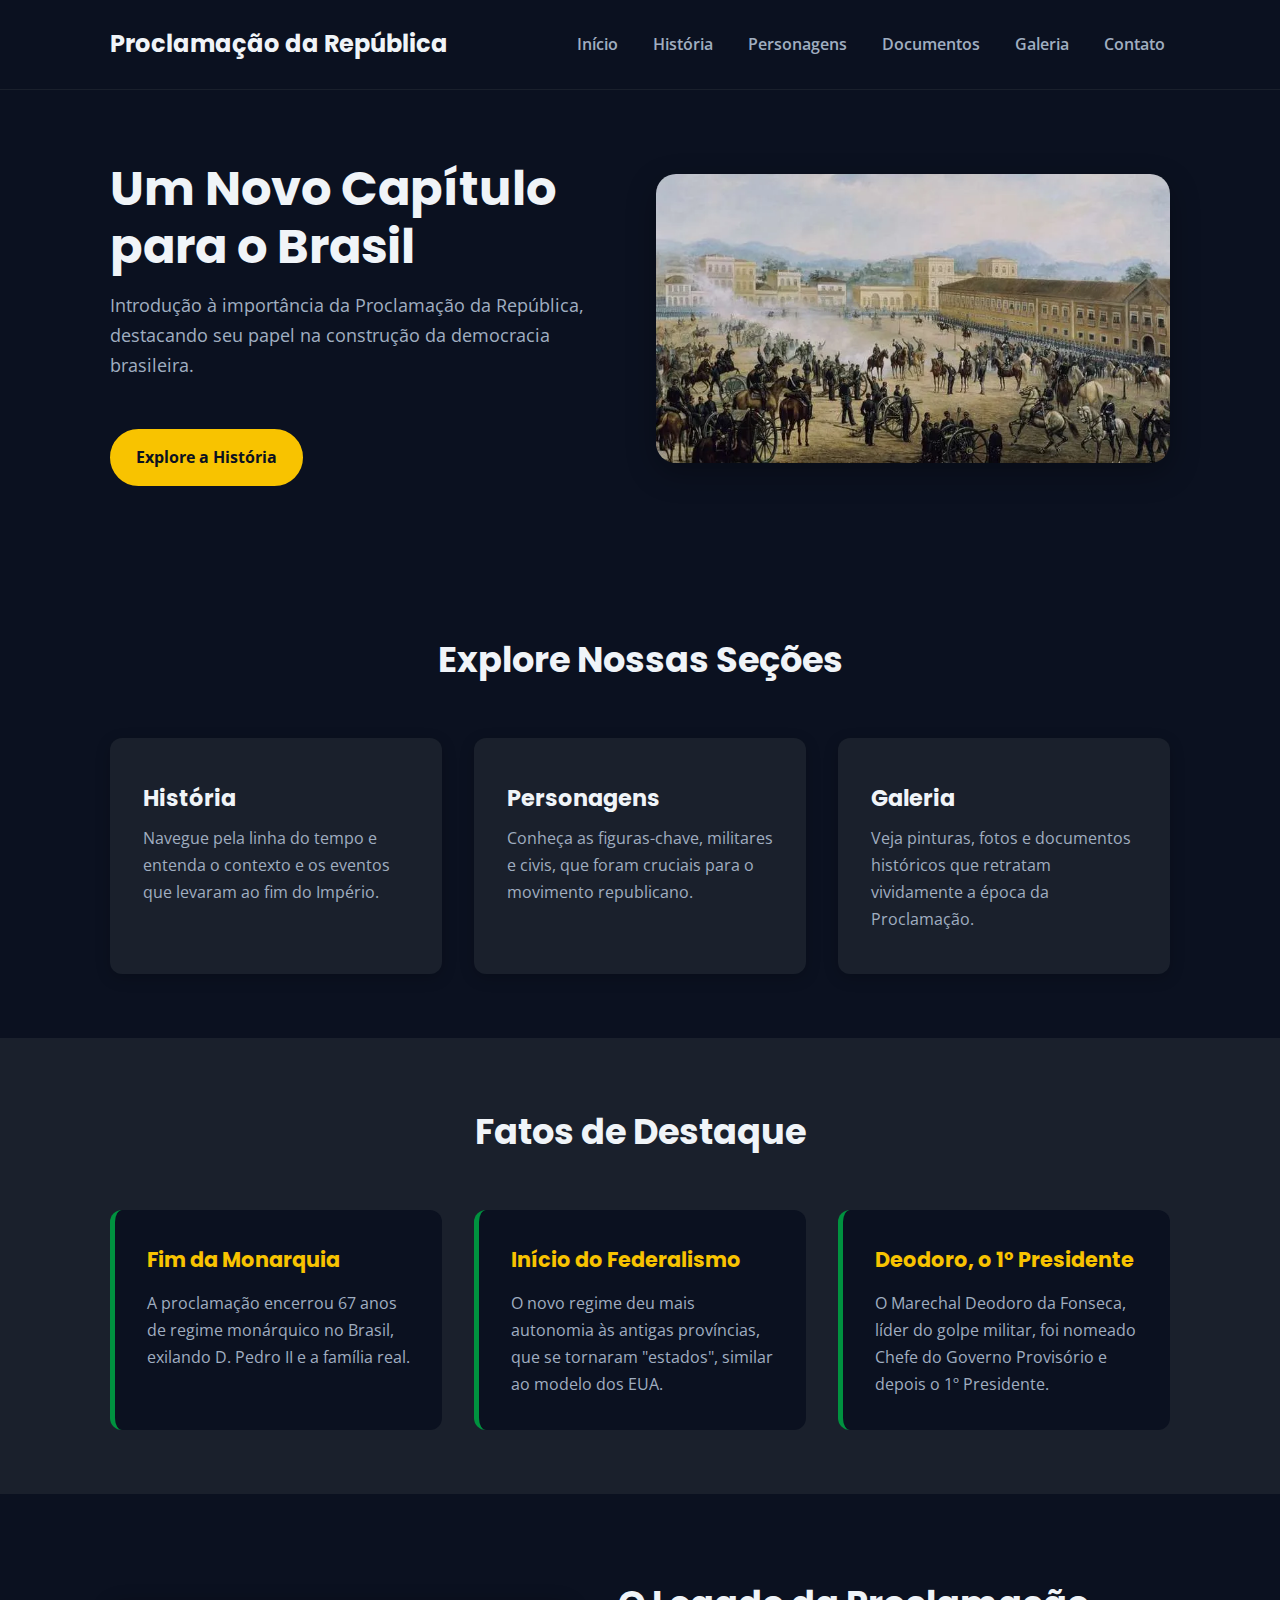
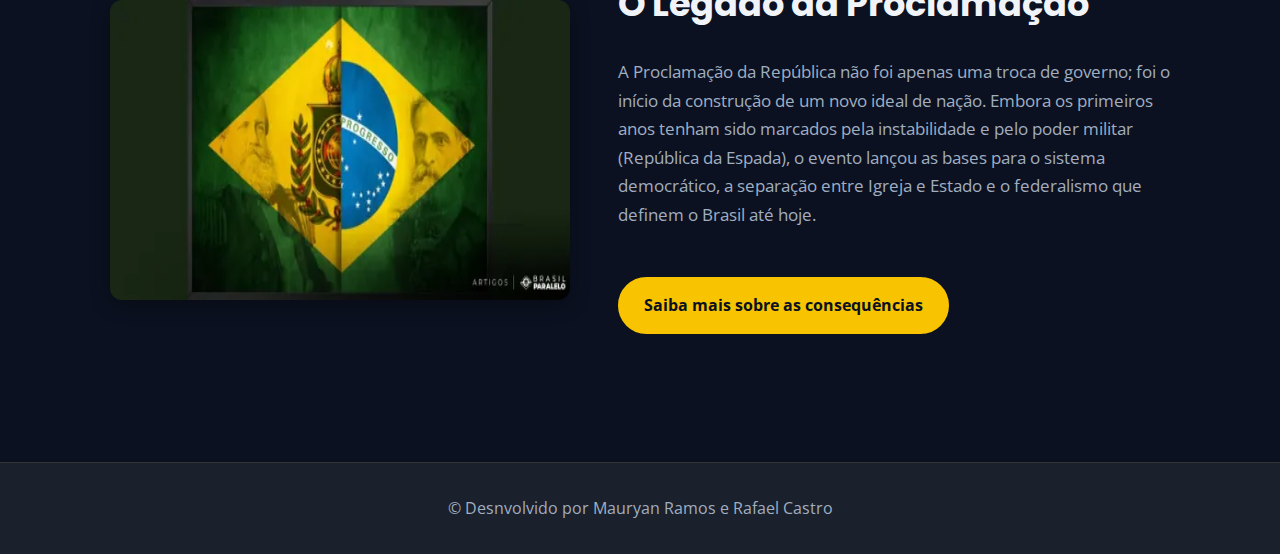
<file: index.html>
<!DOCTYPE html>
<html lang="pt-BR">

<head>
    <meta charset="UTF-8">
    <meta name="viewport" content="width=device-width, initial-scale=1.0">
    <title>Proclamação da República: Um Novo Capítulo para o Brasil</title>

    <link rel="preconnect" href="https://fonts.googleapis.com">
    <link rel="preconnect" href="https://fonts.gstatic.com" crossorigin>
    <link href="https://fonts.googleapis.com/css2?family=Poppins:wght@700&family=Open+Sans:wght@400;600&display=swap"
        rel="stylesheet">
    <link rel="stylesheet" href="./style.css">
</head>

<body>

    <header class="navbar">
        <div class="container">
            <h1 class="navbar-brand">Proclamação da República</h1>
            <nav>
                <ul>
                    <li><a href="./index.html">Início</a></li>
                    <li><a href="./historia.html">História</a></li>
                    <li><a href="./personagens.html">Personagens</a></li>
                    <li><a href="./documentos.html">Documentos</a></li>
                    <li><a href="./galeria.html">Galeria</a></li>
                    <li><a href="./contato.html">Contato</a></li>
                </ul>
            </nav>
        </div>
    </header>

    <main>
        <section class="hero">
            <div class="container">
                <div class="hero-text">
                    <h2>Um Novo Capítulo para o Brasil</h2>
                    <p>Introdução à importância da Proclamação da República, destacando seu papel na construção da
                        democracia brasileira.</p>

                    <a href="./historia.html" class="cta-button">Explore a História</a>
                </div>
                <div class="hero-image">
                    <img src="./assets/img/imgProclamação.png"
                        alt="Representação do Marechal Deodoro da Fonseca proclamando a República em 15 de novembro de 1889.">
                </div>
            </div>
        </section>

        <section class="explore-section">
            <div class="container">
                <h2>Explore Nossas Seções</h2>
                <div class="explore-grid">

                    <a href="./historia.html" class="explore-card">
                        <h3>História</h3>
                        <p>Navegue pela linha do tempo e entenda o contexto e os eventos que levaram ao fim do Império.
                        </p>
                    </a>

                    <a href="./personagens.html" class="explore-card">
                        <h3>Personagens</h3>
                        <p>Conheça as figuras-chave, militares e civis, que foram cruciais para o movimento republicano.
                        </p>
                    </a>

                    <a href="./galeria.html" class="explore-card">
                        <h3>Galeria</h3>
                        <p>Veja pinturas, fotos e documentos históricos que retratam vividamente a época da Proclamação.
                        </p>
                    </a>

                </div>
            </div>
        </section>
        <section class="facts-section">
            <div class="container">
                <h2>Fatos de Destaque</h2>
                <div class="facts-grid">

                    <div class="fact-card">
                        <h4>Fim da Monarquia</h4>
                        <p>A proclamação encerrou 67 anos de regime monárquico no Brasil, exilando D. Pedro II e a
                            família real.</p>
                    </div>

                    <div class="fact-card">
                        <h4>Início do Federalismo</h4>
                        <p>O novo regime deu mais autonomia às antigas províncias, que se tornaram "estados", similar ao
                            modelo dos EUA.</p>
                    </div>

                    <div class="fact-card">
                        <h4>Deodoro, o 1º Presidente</h4>
                        <p>O Marechal Deodoro da Fonseca, líder do golpe militar, foi nomeado Chefe do Governo
                            Provisório e depois o 1º Presidente.</p>
                    </div>

                </div>
            </div>
        </section>

        <section class="legacy-section">
            <div class="container">
                <div class="legacy-wrapper">

                    <div class="legacy-image">
                        <img src="./assets/img/imgBandeiraRepublicaBrasil.png"
                            alt="Bandeira provisória da República do Brasil">
                    </div>

                    <div class="legacy-text">
                        <h2>O Legado da Proclamação</h2>
                        <p>A Proclamação da República não foi apenas uma troca de governo; foi o início da construção de
                            um novo ideal de nação. Embora os primeiros anos tenham sido marcados pela instabilidade e
                            pelo poder militar (República da Espada), o evento lançou as bases para o sistema
                            democrático, a separação entre Igreja e Estado e o federalismo que definem o Brasil até
                            hoje.</p>
                        <a href="./historia.html" class="cta-button">Saiba mais sobre as consequências</a>
                    </div>

                </div>
            </div>
        </section>

    </main>

    <footer>
        <div class="container">
            <p>&copy; Desnvolvido por Mauryan Ramos e Rafael Castro  </p>
        </div>
    </footer>

</body>

</html>
</file>
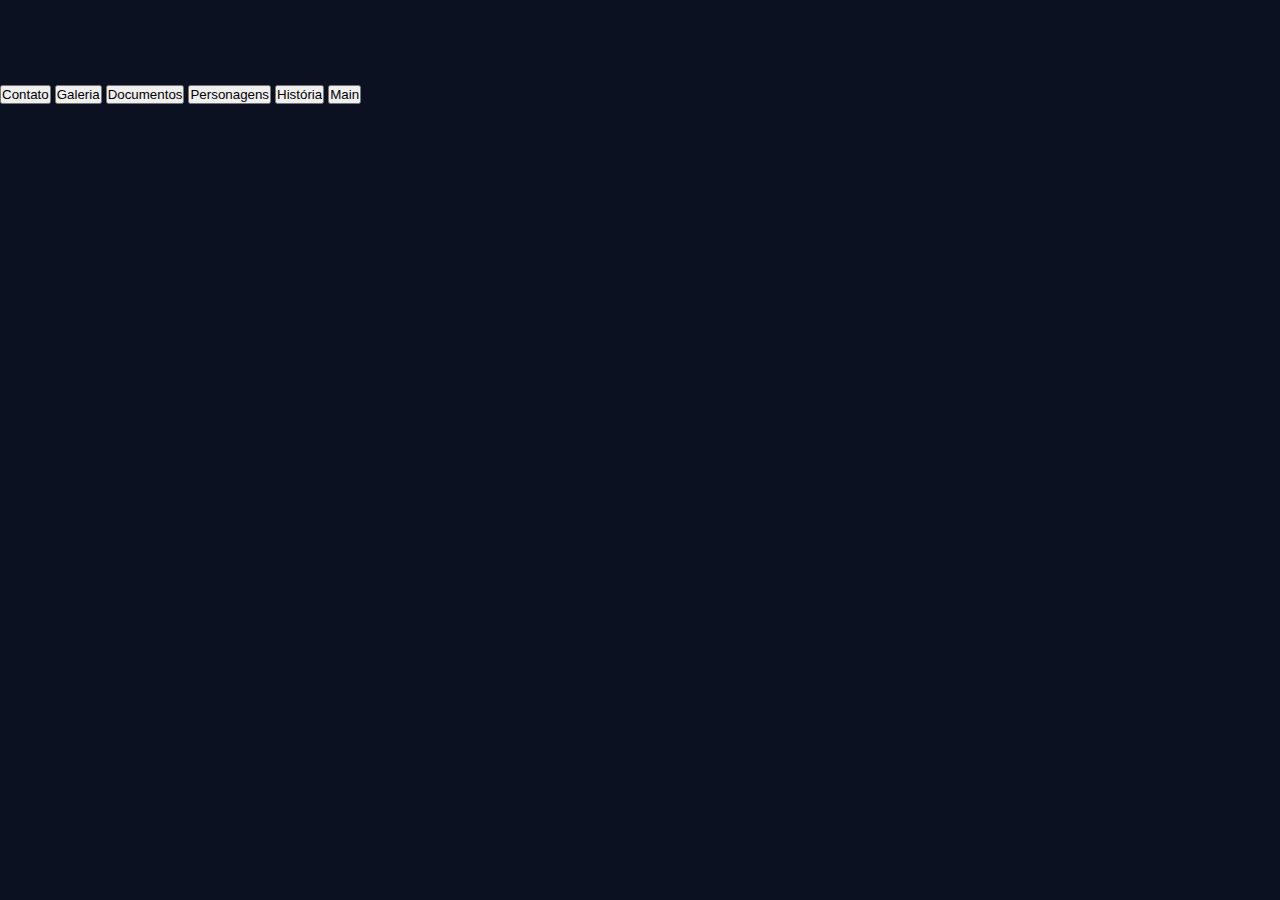
<file: contato.html>
<!DOCTYPE html>
<html lang="en">
<head>
    <meta charset="UTF-8">
    <meta name="viewport" content="width=device-width, initial-scale=1.0">
    <title>Document</title>
    <link rel="stylesheet" href="style.css">
</head>
<body>
    <header>
        <div class = "headerButtonContainer">
            <a href="contato.html""><button class = "headerButton">Contato</button></a>
            <a href="galeria.html""><button class = "headerButton">Galeria</button></a>
            <a href="documentos.html""><button class = "headerButton">Documentos</button></a>
            <a href="personagens.html""><button class = "headerButton">Personagens</button></a>
            <a href="historia.html"><button class = "headerButton"">História</button></a>
            <a href="index.html"><button class = "headerButton">Main</button></a>
        </div>
    </header>

</body>
</html>
</file>
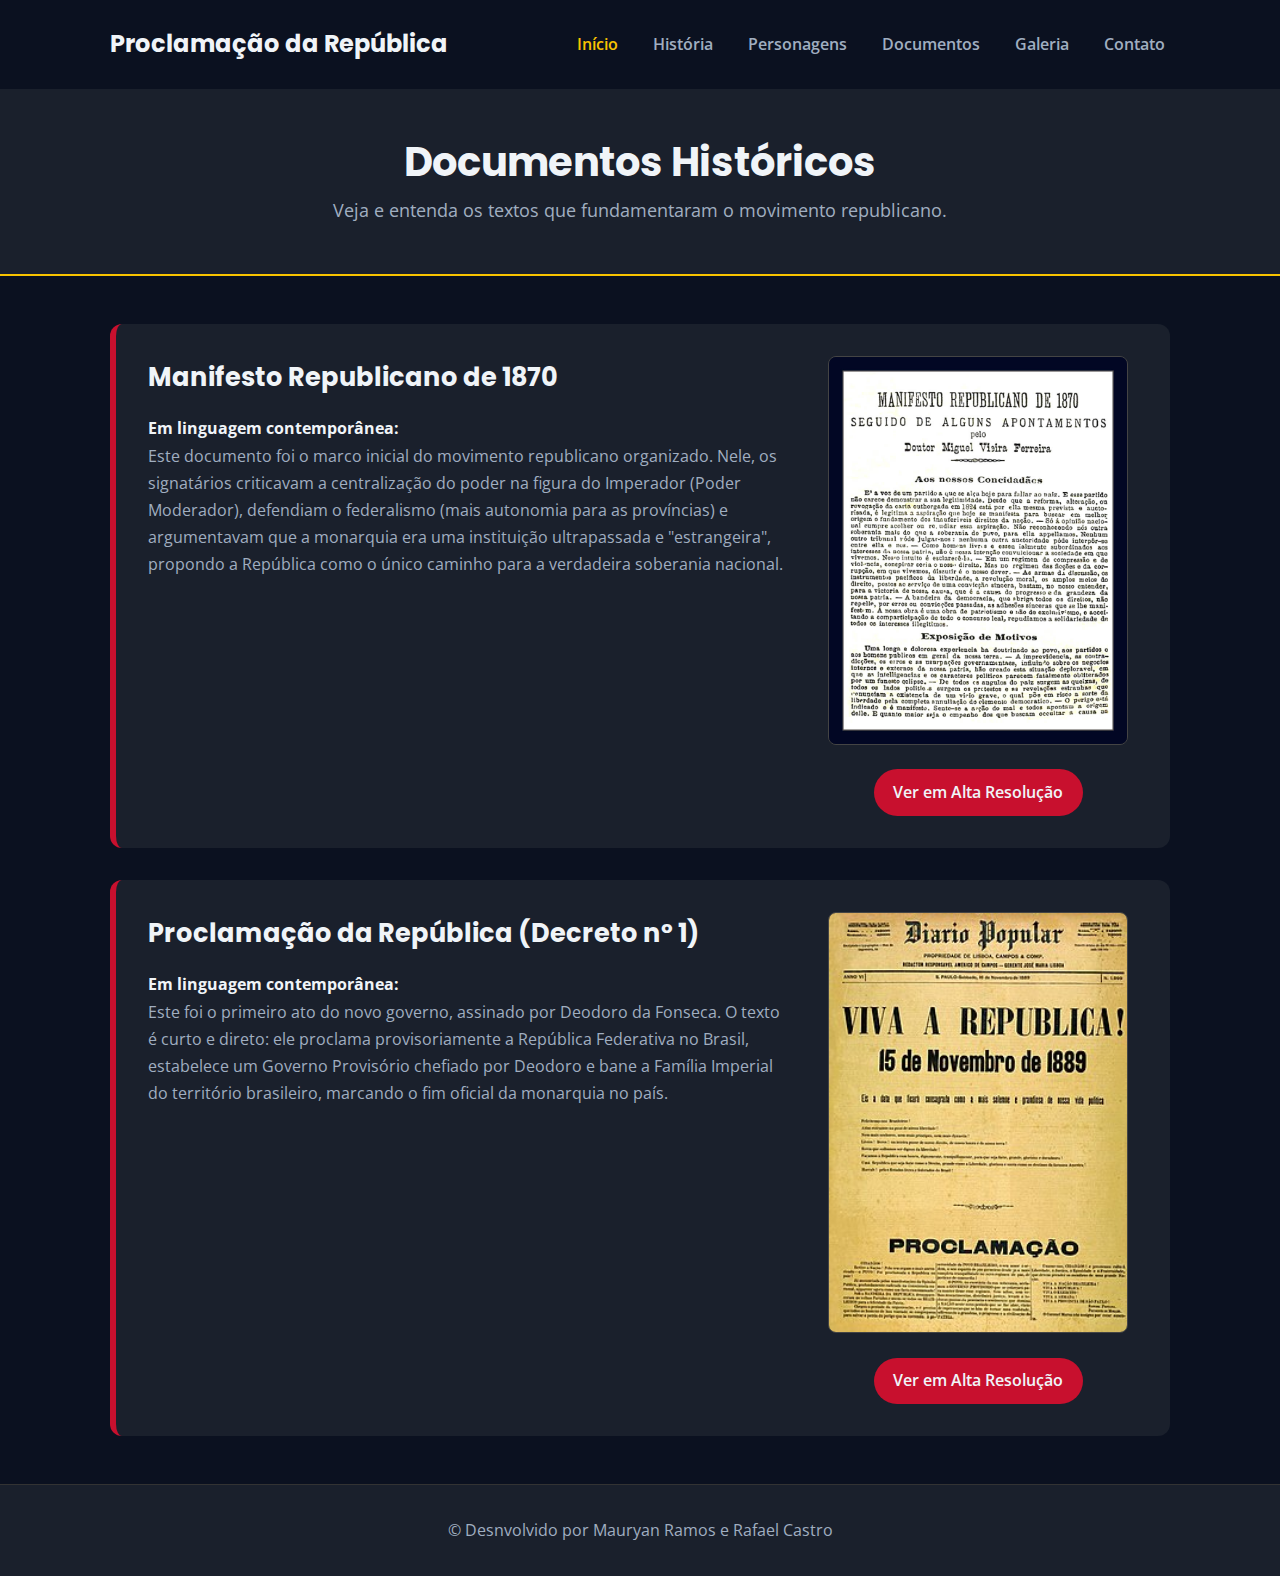
<file: documentos.html>
<!DOCTYPE html>
<html lang="pt-BR">

<head>
    <meta charset="UTF-8">
    <meta name="viewport" content="width=device-width, initial-scale=1.0">
    <title>Documentos Históricos - Proclamação da República</title>

    <link rel="preconnect" href="https://fonts.googleapis.com">
    <link rel="preconnect" href="https://fonts.gstatic.com" crossorigin>
    <link href="https://fonts.googleapis.com/css2?family=Poppins:wght@700&family=Open+Sans:wght@400;600&display=swap"
        rel="stylesheet">
    <link rel="stylesheet" href="style.css">
</head>

<body>

    <header class="navbar">
        <div class="container">
            <h1 class="navbar-brand">Proclamação da República</h1>
            <nav>
                <ul>
                    <li><a href="index.html">Início</a></li>
                    <li><a href="historia.html">História</a></li>
                    <li><a href="personagens.html">Personagens</a></li>
                    <li><a href="documentos.html">Documentos</a></li>
                    <li><a href="galeria.html">Galeria</a></li>
                    <li><a href="contato.html">Contato</a></li>
                </ul>
            </nav>
        </div>
    </header>

    <main>
        <section class="page-header">
            <div class="container">
                <h2>Documentos Históricos</h2>
                <p>Veja e entenda os textos que fundamentaram o movimento republicano.</p>
            </div>
        </section>

        <section class="document-section">
            <div class="container">

                <article class="document-item">
                    <div class="document-text">
                        <h3>Manifesto Republicano de 1870</h3>
                        <p><strong>Em linguagem contemporânea:</strong></p>
                        <p>Este documento foi o marco inicial do movimento republicano organizado. Nele, os signatários
                            criticavam a centralização do poder na figura do Imperador (Poder Moderador), defendiam o
                            federalismo (mais autonomia para as províncias) e argumentavam que a monarquia era uma
                            instituição ultrapassada e "estrangeira", propondo a República como o único caminho para a
                            verdadeira soberania nacional.</p>
                    </div>
                    <div class="document-viewer">
                        <a href="assets/img/manifesto_1870.jpg" target="_blank" title="Clique para ver em alta resolução">
                            <img src="assets/img/manifesto_1870.jpg" alt="Imagem do Manifesto Republicano de 1870">
                        </a>
                        <a href="assets/img/manifesto_1870.jpg" target="_blank" class="doc-link">Ver em Alta Resolução</a>
                    </div>
                </article>

                <article class="document-item">
                    <div class="document-text">
                        <h3>Proclamação da República (Decreto nº 1)</h3>
                        <p><strong>Em linguagem contemporânea:</strong></p>
                        <p>Este foi o primeiro ato do novo governo, assinado por Deodoro da Fonseca. O texto é curto e
                            direto: ele proclama provisoriamente a República Federativa no Brasil, estabelece um Governo
                            Provisório chefiado por Deodoro e bane a Família Imperial do território brasileiro, marcando
                            o fim oficial da monarquia no país.</p>
                    </div>
                    <div class="document-viewer">
                        <a href="assets/img/proclamacao_1889.jpg" target="_blank"
                            title="Clique para ver em alta resolução">
                            <img src="assets/img/proclamacao_1889.jpg" alt="Imagem da Proclamação da República de 1889">
                        </a>
                        <a href="assets/img/proclamacao_1889.jpg" target="_blank" class="doc-link">Ver em Alta
                            Resolução</a>
                    </div>
                </article>

            </div>
        </section>

    </main>

    <footer>
        <div class="container">
           <p>&copy; Desnvolvido por Mauryan Ramos e Rafael Castro  </p>
        </div>
    </footer>

</body>

</html>
</file>
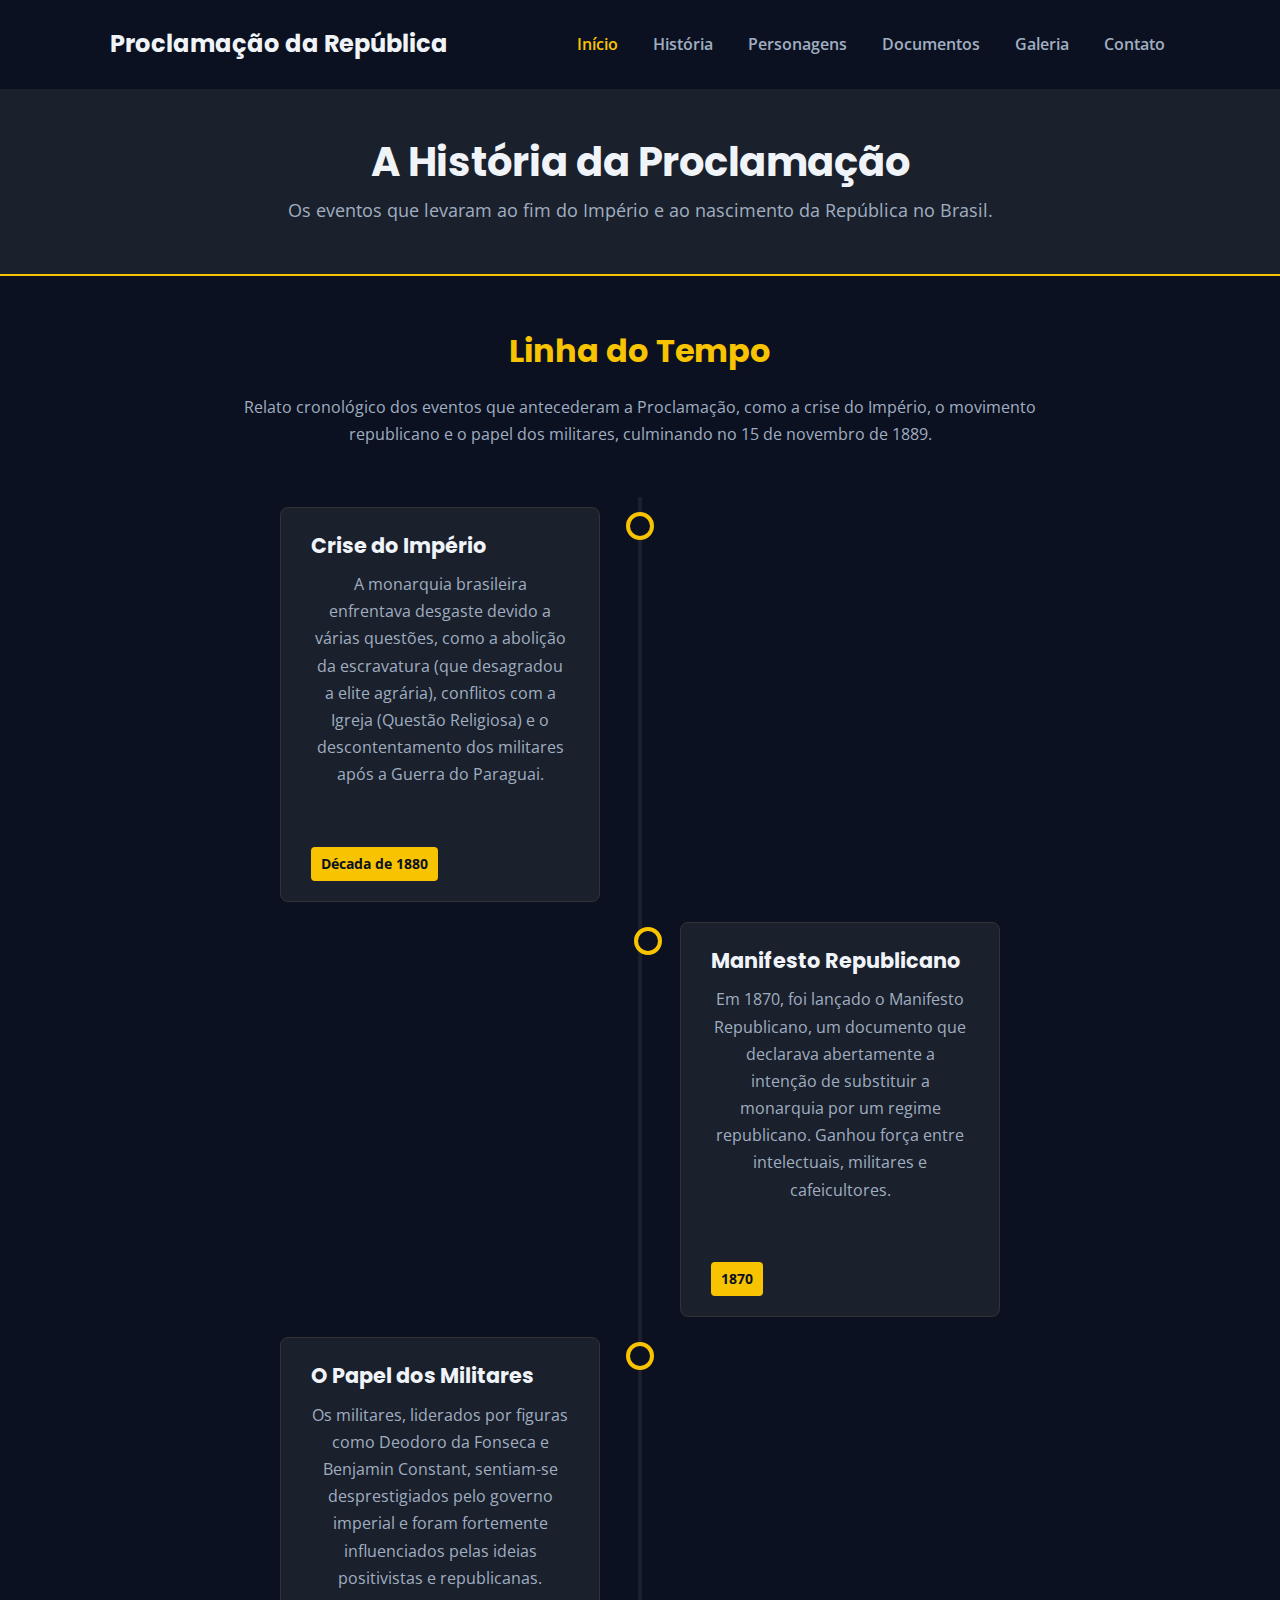
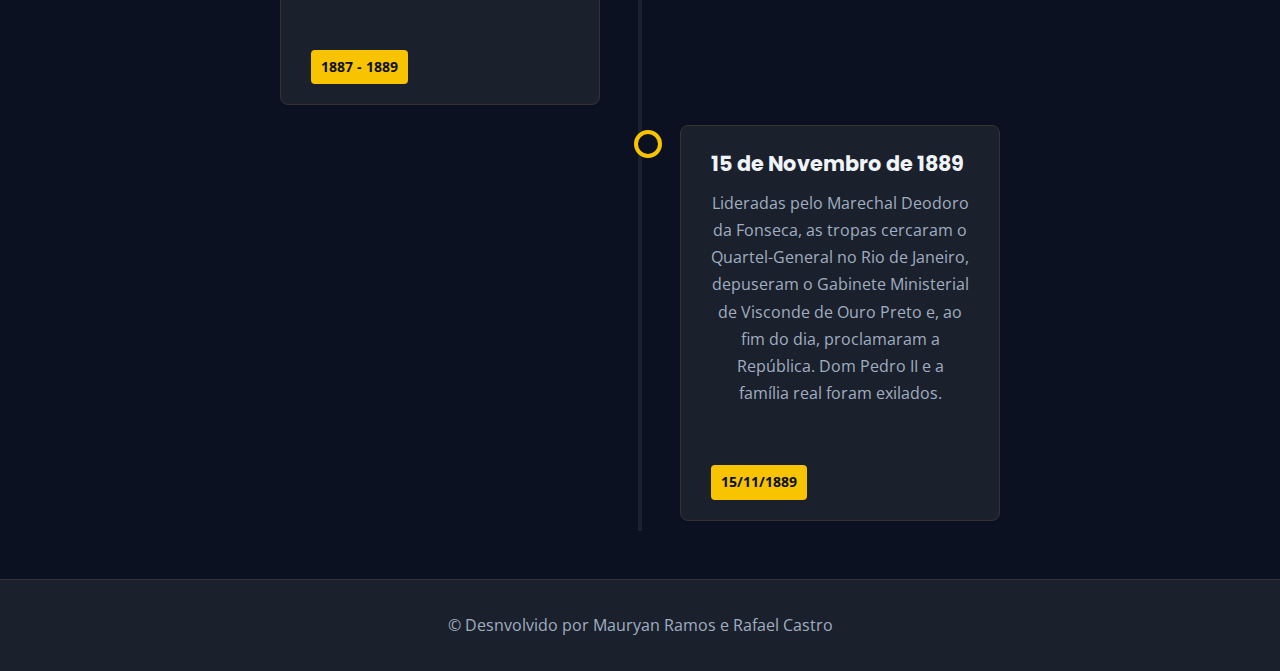
<file: historia.html>
<!DOCTYPE html>
<html lang="pt-BR">

<head>
    <meta charset="UTF-8">
    <meta name="viewport" content="width=device-width, initial-scale=1.0">
    <title>História da Proclamação - Proclamação da República</title>

    <link rel="preconnect" href="https://fonts.googleapis.com">
    <link rel="preconnect" href="https://fonts.gstatic.com" crossorigin>
    <link href="https://fonts.googleapis.com/css2?family=Poppins:wght@700&family=Open+Sans:wght@400;600&display=swap"
        rel="stylesheet">
    <link rel="stylesheet" href="style.css">
</head>

<body>

    <header class="navbar">
        <div class="container">
            <h1 class="navbar-brand">Proclamação da República</h1>
            <nav>
                <ul>
                    <li><a href="index.html">Início</a></li>
                    <li><a href="historia.html">História</a></li>
                    <li><a href="personagens.html">Personagens</a></li>
                    <li><a href="documentos.html">Documentos</a></li>
                    <li><a href="galeria.html">Galeria</a></li>
                    <li><a href="contato.html">Contato</a></li>
                </ul>
            </nav>
        </div>
    </header>

    <main>
        <section class="page-header">
            <div class="container">
                <h2>A História da Proclamação</h2>
                <p>Os eventos que levaram ao fim do Império e ao nascimento da República no Brasil.</p>
            </div>
        </section>

        <section class="timeline-section">
            <div class="container">
                <h3>Linha do Tempo</h3>
                <p>Relato cronológico dos eventos que antecederam a Proclamação, como a crise do Império, o movimento
                    republicano e o papel dos militares, culminando no 15 de novembro de 1889.</p>

                <div class="timeline">
                    <div class="timeline-item">
                        <div class="timeline-content">
                            <h4>Crise do Império</h4>
                            <p>A monarquia brasileira enfrentava desgaste devido a várias questões, como a abolição da
                                escravatura (que desagradou a elite agrária), conflitos com a Igreja (Questão Religiosa)
                                e o descontentamento dos militares após a Guerra do Paraguai.</p>
                            <span class="timeline-date">Década de 1880</span>
                        </div>
                    </div>

                    <div class="timeline-item">
                        <div class="timeline-content">
                            <h4>Manifesto Republicano</h4>
                            <p>Em 1870, foi lançado o Manifesto Republicano, um documento que declarava abertamente a
                                intenção de substituir a monarquia por um regime republicano. Ganhou força entre
                                intelectuais, militares e cafeicultores.</p>
                            <span class="timeline-date">1870</span>
                        </div>
                    </div>

                    <div class="timeline-item">
                        <div class="timeline-content">
                            <h4>O Papel dos Militares</h4>
                            <p>Os militares, liderados por figuras como Deodoro da Fonseca e Benjamin Constant,
                                sentiam-se desprestigiados pelo governo imperial e foram fortemente influenciados pelas
                                ideias positivistas e republicanas.</p>
                            <span class="timeline-date">1887 - 1889</span>
                        </div>
                    </div>

                    <div class="timeline-item">
                        <div class="timeline-content">
                            <h4>15 de Novembro de 1889</h4>
                            <p>Lideradas pelo Marechal Deodoro da Fonseca, as tropas cercaram o Quartel-General no Rio
                                de Janeiro, depuseram o Gabinete Ministerial de Visconde de Ouro Preto e, ao fim do dia,
                                proclamaram a República. Dom Pedro II e a família real foram exilados.</p>
                            <span class="timeline-date">15/11/1889</span>
                        </div>
                    </div>

                </div>
            </div>
        </section>

    </main>

    <footer>
        <div class="container">
            <p>&copy; Desnvolvido por Mauryan Ramos e Rafael Castro  </p>
        </div>
    </footer>

</body>

</html>
</file>
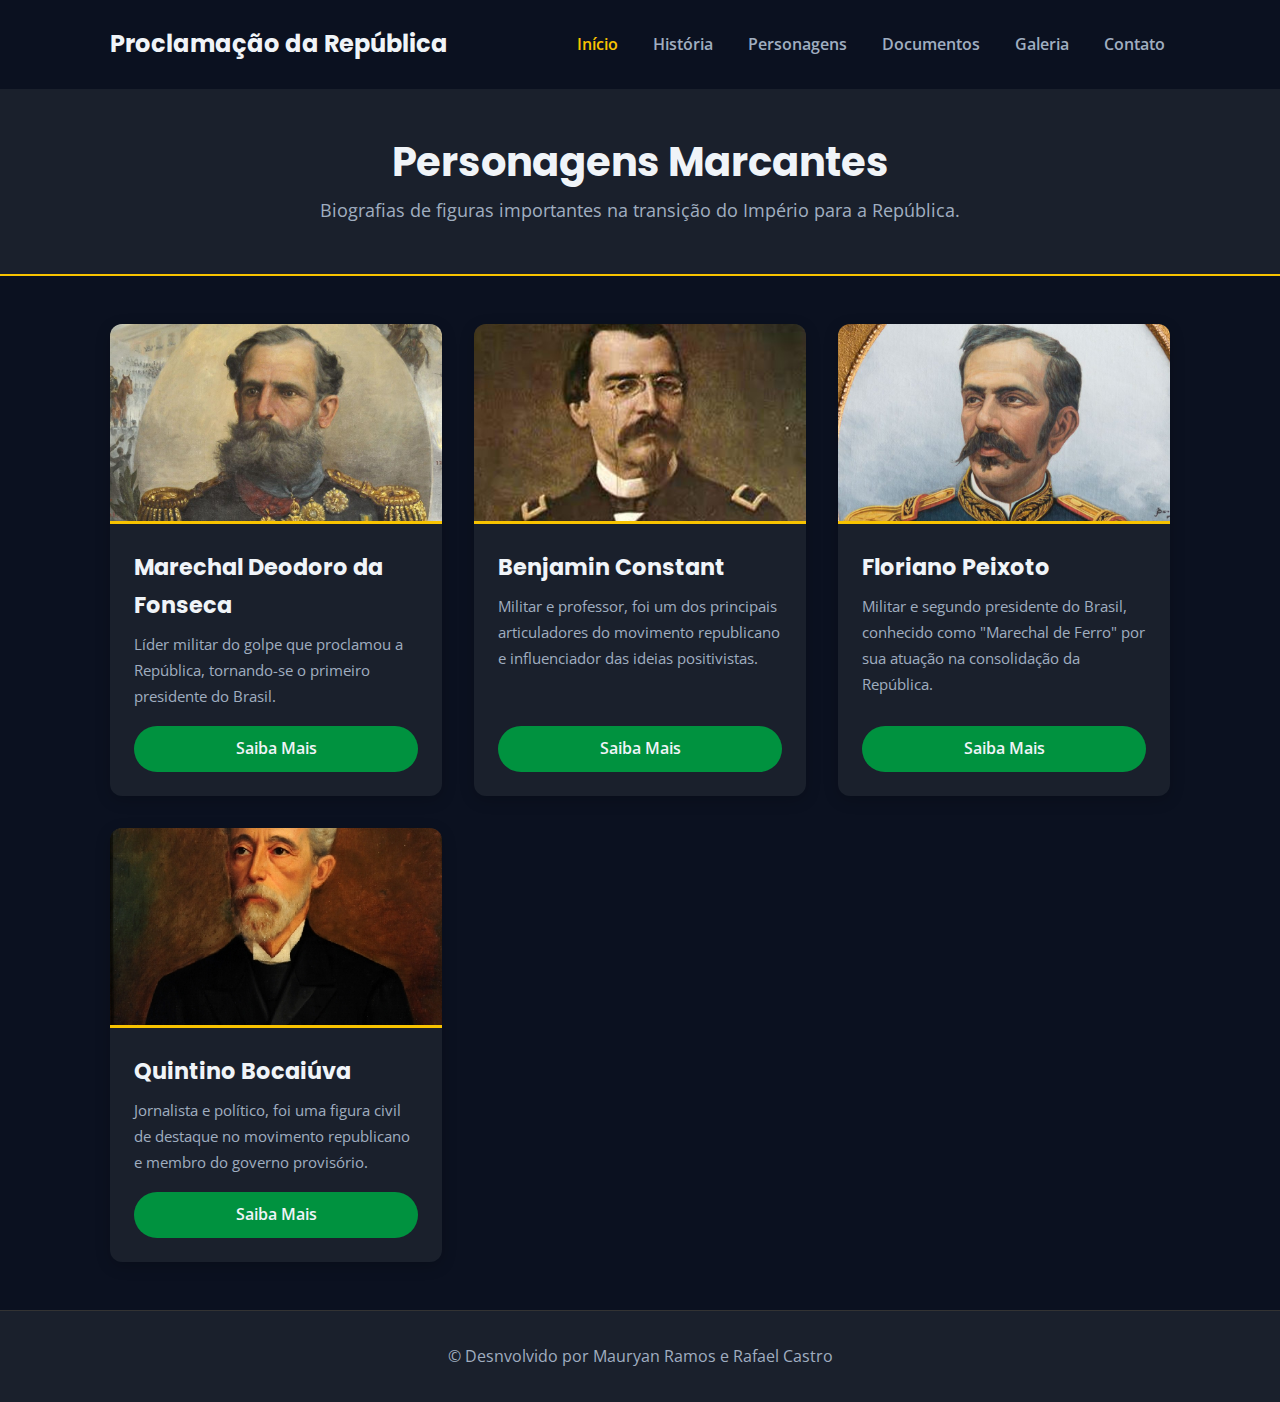
<file: personagens.html>
<!DOCTYPE html>
<html lang="pt-BR">

<head>
    <meta charset="UTF-8">
    <meta name="viewport" content="width=device-width, initial-scale=1.0">
    <title>Personagens - Proclamação da República</title>

    <link rel="preconnect" href="https://fonts.googleapis.com">
    <link rel="preconnect" href="https://fonts.gstatic.com" crossorigin>
    <link href="https://fonts.googleapis.com/css2?family=Poppins:wght@700&family=Open+Sans:wght@400;600&display=swap"
        rel="stylesheet">
    <link rel="stylesheet" href="style.css">
</head>

<body>

    <header class="navbar">
        <div class="container">
            <h1 class="navbar-brand">Proclamação da República</h1>
            <nav>
                <ul>
                    <li><a href="index.html">Início</a></li>
                    <li><a href="historia.html">História</a></li>
                    <li><a href="personagens.html">Personagens</a></li>
                    <li><a href="documentos.html">Documentos</a></li>
                    <li><a href="galeria.html">Galeria</a></li>
                    <li><a href="contato.html">Contato</a></li>
                </ul>
            </nav>
        </div>
    </header>

    <main>
        <section class="page-header">
            <div class="container">
                <h2>Personagens Marcantes</h2>
                <p>Biografias de figuras importantes na transição do Império para a República.</p>
            </div>
        </section>

        <section class="characters-section">
            <div class="container">
                <div class="characters-grid">

                    <div class="character-card">
                        <img src="assets/img/deodoro.jpg" alt="Marechal Deodoro da Fonseca">
                        <div class="card-content">
                            <h4>Marechal Deodoro da Fonseca</h4>
                            <p>Líder militar do golpe que proclamou a República, tornando-se o primeiro presidente do
                                Brasil.</p>
                            <a href="https://atlas.fgv.br/verbetes/floriano-peixoto?utm_source=chatgpt.com" class="card-link">Saiba Mais</a>
                        </div>
                    </div>

                    <div class="character-card">
                        <img src="assets/img/benjamin.jpg" alt="Benjamin Constant">
                        <div class="card-content">
                            <h4>Benjamin Constant</h4>
                            <p>Militar e professor, foi um dos principais articuladores do movimento republicano e
                                influenciador das ideias positivistas.</p>
                            <a href="https://atlas.fgv.br/verbetes/floriano-peixoto?utm_source=chatgpt.com" class="card-link">Saiba Mais</a>
                        </div>
                    </div>

                    <div class="character-card">
                        <img src="assets/img/floriano.jpg" alt="Floriano Peixoto">
                        <div class="card-content">
                            <h4>Floriano Peixoto</h4>
                            <p>Militar e segundo presidente do Brasil, conhecido como "Marechal de Ferro" por sua
                                atuação na consolidação da República.</p>
                            <a href="https://atlas.fgv.br/verbetes/floriano-peixoto?utm_source=chatgpt.com" class="card-link">Saiba Mais</a>
                        </div>
                    </div>

                    <div class="character-card">
                        <img src="assets/img/quintino.jpg" alt="Quintino Bocaiúva">
                        <div class="card-content">
                            <h4>Quintino Bocaiúva</h4>
                            <p>Jornalista e político, foi uma figura civil de destaque no movimento republicano e membro
                                do governo provisório.</p>
                            <a href="https://atlas.fgv.br/verbetes/floriano-peixoto?utm_source=chatgpt.com" class="card-link">Saiba Mais</a>
                        </div>
                    </div>

                </div>
            </div>
        </section>

    </main>

    <footer>
        <div class="container">
          <p>&copy; Desnvolvido por Mauryan Ramos e Rafael Castro  </p>
        </div>
    </footer>

</body>

</html>
</file>
<file: style.css>
/* Importa as fontes */
@import url('https://fonts.googleapis.com/css2?family=Poppins:wght@700&family=Open+Sans:wght@400;600&display=swap');

/* Variáveis de Cor */
:root {
    --cor-fundo: #0B1120;
    --cor-fundo-card: #1A202C;
    --cor-texto-principal: #F0F4F8;
    --cor-texto-secundario: #A0AEC0;

    --cor-acento-amarelo: #F8C300;
    --cor-acento-verde: #00923F;
    --cor-acento-vermelho: #C8102E;

    --fonte-titulo: 'Poppins', sans-serif;
    --fonte-texto: 'Open Sans', sans-serif;
}


* {
    margin: 0;
    padding: 0;
    box-sizing: border-box;
}

body {
    font-family: var(--fonte-texto);
    color: var(--cor-texto-secundario);
    background-color: var(--cor-fundo);
    line-height: 1.7;
    padding-top: 5rem;
}

.container {
    max-width: 1100px;
    margin: 0 auto;
    padding: 0 20px;
}


/* 1. Cabeçalho */

.navbar {
    background-color: var(--cor-fundo);
    color: var(--cor-texto-principal);
    padding: 1.5rem 0;
    border-bottom: 1px solid var(--cor-fundo-card);
    position: fixed;
    top: 0;
    left: 0;
    width: 100%;
    z-index: 1000;

}

.navbar .container {
    display: flex;
    justify-content: space-between;
    align-items: center;
}

.navbar-brand {
    font-family: var(--fonte-titulo);
    font-size: 1.5rem;
    color: var(--cor-texto-principal);
}

.navbar nav ul {
    list-style: none;
    display: flex;
}

.navbar nav li {
    margin-left: 25px;
}

.navbar nav a {
    color: var(--cor-texto-secundario);
    text-decoration: none;
    font-weight: 600;
    padding: 5px;
    transition: color 0.3s;
}

/* Link  hover  */
.navbar nav a:hover,
.navbar nav a[href="index.html"] {
    color: var(--cor-acento-amarelo);
}


/* 2. Seção Hero*/
.hero {
    padding: 5rem 0;
}

.hero .container {
    display: flex;
    align-items: center;
    justify-content: space-around;
    gap: 2rem;
}

.hero-text {
    flex: 1;
}

.hero-text h2 {
    font-family: var(--fonte-titulo);
    font-size: 3rem;
    color: var(--cor-texto-principal);
    margin-bottom: 1rem;
    line-height: 1.2;
}

.hero-text p {
    font-size: 1.1rem;
    margin-bottom: 2rem;
    max-width: 500px;
}

.hero-image {
    flex: 1;
    text-align: center;
}

.hero-image img {
    max-width: 100%;
    height: auto;
    border-radius: 20px;
    box-shadow: 0 10px 30px rgba(0, 0, 0, 0.3);
}

/* Estilo Botão Primário*/
.cta-button {
    display: inline-block;
    background-color: var(--cor-acento-amarelo);
    color: var(--cor-fundo);
    padding: 0.8rem 1.5rem;
    border-radius: 50px;
    text-decoration: none;
    font-weight: 700;
    font-size: 1rem;
    margin-top: 1rem;
    transition: all 0.3s;
    border: 2px solid var(--cor-acento-amarelo);
}

.cta-button:hover {
    background-color: transparent;
    color: var(--cor-acento-amarelo);
    transform: translateY(-3px);
    box-shadow: 0 5px 10px rgba(248, 195, 0, 0.2);
}


/* 3. Seção Explore */

.explore-section {
    padding: 4rem 0;
    background-color: var(--cor-fundo);
}

.explore-section h2 {
    font-family: var(--fonte-titulo);
    font-size: 2.2rem;
    text-align: center;
    color: var(--cor-texto-principal);
    margin-bottom: 3rem;
}

.explore-grid {
    display: grid;
    grid-template-columns: repeat(3, 1fr);
    gap: 2rem;
}

.explore-card {
    display: block;
    padding: 2.5rem 2rem;
    background-color: var(--cor-fundo-card);
    border-radius: 12px;
    text-decoration: none;
    color: var(--cor-texto-secundario);
    border: 1px solid transparent;
    box-shadow: 0 4px 15px rgba(0, 0, 0, 0.2);
    transition: transform 0.3s, border-color 0.3s;
}

.explore-card:hover {
    transform: translateY(-8px);
    border-color: var(--cor-acento-amarelo);
}

.explore-card h3 {
    font-family: var(--fonte-titulo);
    color: var(--cor-texto-principal);
    font-size: 1.4rem;
    margin-bottom: 0.5rem;
}


/* 4. PÁGINAS INTERNAS */


.page-header {
    background-color: var(--cor-fundo-card);
    padding: 3rem 0;
    text-align: center;
    margin-bottom: 3rem;
    border-bottom: 2px solid var(--cor-acento-amarelo);
}

.page-header h2 {
    font-family: var(--fonte-titulo);
    font-size: 2.5rem;
    color: var(--cor-texto-principal);
}

.page-header p {
    font-size: 1.1rem;
    color: var(--cor-texto-secundario);
}


/* 5. História */

.timeline-section h3 {
    font-family: var(--fonte-titulo);
    font-size: 2rem;
    color: var(--cor-acento-amarelo);
    text-align: center;
    margin-bottom: 1rem;
}

.timeline-section p {
    text-align: center;
    max-width: 800px;
    margin: 0 auto 3rem auto;
}

.timeline {
    position: relative;
    max-width: 800px;
    margin: 0 auto;
}

.timeline::after {
    content: '';
    position: absolute;
    width: 4px;
    background-color: var(--cor-fundo-card);
    top: 0;
    bottom: 0;
    left: 50%;
    margin-left: -2px;
}

.timeline-item {
    padding: 10px 40px;
    position: relative;
    width: 50%;
}

.timeline-item::after {
    content: '';
    position: absolute;
    width: 20px;
    height: 20px;
    right: -14px;
    background-color: var(--cor-fundo);
    border: 4px solid var(--cor-acento-amarelo);
    top: 15px;
    border-radius: 50%;
    z-index: 1;
}

.timeline-item:nth-child(odd) {
    left: 0;
}

.timeline-item:nth-child(even) {
    left: 50%;
}

.timeline-item:nth-child(even)::after {
    left: -6px;
}

.timeline-content {
    padding: 20px 30px;
    background-color: var(--cor-fundo-card);
    position: relative;
    border-radius: 8px;
    border: 1px solid #333;
}

.timeline-content h4 {
    font-family: var(--fonte-titulo);
    font-size: 1.3rem;
    color: var(--cor-texto-principal);
    margin-bottom: 0.5rem;
}

.timeline-content .timeline-date {
    display: inline-block;
    margin-top: 10px;
    padding: 5px 10px;
    background-color: var(--cor-acento-amarelo);
    color: var(--cor-fundo);
    font-weight: 700;
    border-radius: 4px;
    font-size: 0.9rem;
}


/* 6. personagens  */

.characters-grid {
    display: grid;
    grid-template-columns: repeat(auto-fit, minmax(280px, 1fr));
    gap: 2rem;
}

.character-card {
    background-color: var(--cor-fundo-card);
    border-radius: 12px;
    box-shadow: 0 4px 15px rgba(0, 0, 0, 0.2);
    overflow: hidden;
    display: flex;
    flex-direction: column;
    transition: transform 0.3s;
}

.character-card:hover {
    transform: translateY(-5px);
}

.character-card img {
    width: 100%;
    height: 200px;
    object-fit: cover;
    border-bottom: 3px solid var(--cor-acento-amarelo);
}

.character-card .card-content {
    padding: 1.5rem;
    flex-grow: 1;
    display: flex;
    flex-direction: column;
}

.character-card h4 {
    font-family: var(--fonte-titulo);
    font-size: 1.4rem;
    color: var(--cor-texto-principal);
    margin-bottom: 0.5rem;
}

.character-card p {
    font-size: 0.95rem;
    margin-bottom: 1rem;
    flex-grow: 1;
}

.character-card .card-link {
    display: inline-block;
    background-color: var(--cor-acento-verde);
    color: var(--cor-texto-principal);
    text-decoration: none;
    padding: 0.6rem 1rem;
    border-radius: 50px;
    font-weight: 600;
    text-align: center;
    transition: background-color 0.3s;
}

.character-card .card-link:hover {
    background-color: #007a33;
}


/* 7. Documentos */

.document-item {
    display: flex;
    gap: 2rem;
    padding: 2rem;
    margin-bottom: 2rem;
    background-color: var(--cor-fundo-card);
    border-radius: 12px;
    border-left: 6px solid var(--cor-acento-vermelho);
}

.document-text {
    flex: 2;
    min-width: 300px;
}

.document-text h3 {
    font-family: var(--fonte-titulo);
    font-size: 1.6rem;
    color: var(--cor-texto-principal);
    margin-bottom: 1rem;
}

.document-text p strong {
    color: var(--cor-texto-principal);
}

.document-viewer {
    flex: 1;
    min-width: 250px;
    text-align: center;
}

.document-viewer img {
    width: 100%;
    max-width: 300px;
    height: auto;
    border: 1px solid #444;
    border-radius: 8px;
    margin-bottom: 1rem;
}

.doc-link {
    display: inline-block;
    background-color: var(--cor-acento-vermelho);
    color: var(--cor-texto-principal);
    text-decoration: none;
    padding: 0.6rem 1.2rem;
    border-radius: 50px;
    font-weight: 600;
    transition: background-color 0.3s;
}

.doc-link:hover {
    background-color: #a00d23;
}


/* 8. Galeria */

.gallery-grid {
    display: grid;
    grid-template-columns: repeat(auto-fit, minmax(300px, 1fr));
    gap: 1.5rem;
}

.gallery-item {
    position: relative;
    border-radius: 12px;
    overflow: hidden;
    box-shadow: 0 4px 15px rgba(0, 0, 0, 0.2);
}

.gallery-item a {
    text-decoration: none;
    display: block;
}

.gallery-item img {
    width: 100%;
    height: 250px;
    object-fit: cover;
    display: block;
    transition: transform 0.3s;
}

.gallery-item:hover img {
    transform: scale(1.1);
}

.gallery-caption {
    position: absolute;
    bottom: 0;
    left: 0;
    width: 100%;
    background: linear-gradient(to top, rgba(0, 0, 0, 0.9), transparent);
    color: var(--cor-texto-principal);
    padding: 2rem 1.5rem 1rem 1.5rem;
    opacity: 1;
    transition: opacity 0.3s;
}

.gallery-caption h4 {
    font-family: var(--fonte-titulo);
    font-size: 1.2rem;
}

.gallery-caption p {
    font-size: 0.9rem;
    color: #ddd;
}

.gallery-item:hover .gallery-caption {
    opacity: 1;
}

/* 9. Contato */

.contact-wrapper {
    display: flex;
    flex-wrap: wrap;
    gap: 2rem;
    background-color: var(--cor-fundo-card);
    padding: 2rem;
    border-radius: 12px;
}

.contact-form {
    flex: 2;
    min-width: 300px;
}

.contact-info {
    flex: 1;
    min-width: 250px;
}

.contact-form h3,
.contact-info h3 {
    font-family: var(--fonte-titulo);
    font-size: 1.6rem;
    color: var(--cor-texto-principal);
    margin-bottom: 1rem;
}

.form-group {
    margin-bottom: 1.2rem;
}

.form-group label {
    display: block;
    font-weight: 600;
    margin-bottom: 0.5rem;
    color: var(--cor-texto-secundario);
}

.form-group input[type="text"],
.form-group input[type="email"],
.form-group textarea {
    width: 100%;
    padding: 0.85rem;
    border: 1px solid #333;
    border-radius: 8px;
    font-family: var(--fonte-texto);
    font-size: 1rem;
    background-color: var(--cor-fundo);
    color: var(--cor-texto-principal);
}

.form-group input[type="text"]:focus,
.form-group input[type="email"]:focus,
.form-group textarea:focus {
    outline: none;
    border-color: var(--cor-acento-amarelo);
}

.submit-btn {
    display: inline-block;
    background-color: var(--cor-acento-amarelo);
    color: var(--cor-fundo);
    padding: 0.8rem 1.5rem;
    border: none;
    border-radius: 50px;
    font-size: 1rem;
    font-weight: 700;
    cursor: pointer;
    transition: background-color 0.3s;
}

.submit-btn:hover {
    background-color: #dcb000;
}

.social-links a {
    display: block;
    background-color: var(--cor-acento-amarelo);
    color: var(--cor-fundo);
    text-decoration: none;
    padding: 0.75rem;
    margin-bottom: 0.75rem;
    border-radius: 8px;
    text-align: center;
    font-weight: 600;
    transition: background-color 0.3s;
}

.social-links a:hover {
    background-color: #dcb000;
}



/* 10. footer */

footer {
    background-color: var(--cor-fundo-card);
    color: var(--cor-texto-secundario);
    text-align: center;
    padding: 2rem 0;
    margin-top: 3rem;
    border-top: 1px solid #333;
}


/* 11. RESPONSIVIDADE */


/* tablet/ cell */
@media (max-width: 900px) {
    .explore-grid {
        grid-template-columns: repeat(2, 1fr);
        
    }
      .facts-grid {
        grid-template-columns: 1fr; 
    }
}

@media (max-width: 768px) {
    .navbar .container {
        flex-direction: column;
    }
     .legacy-wrapper {
        flex-direction: column; 
    }

    .navbar nav ul {
        flex-direction: column;
        width: 100%;
        text-align: center;
        margin-top: 1rem;
    }

    .navbar nav li {
        margin: 8px 0;
    }

    .hero .container {
        flex-direction: column-reverse;
    }

    .hero-text {
        text-align: center;
    }

    .hero-text h2 {
        font-size: 2.5rem;
    }

    .explore-grid {
        grid-template-columns: 1fr;
    }

    .timeline::after {
        left: 31px;
    }

    .timeline-item {
        width: 100%;
        padding-left: 70px;
        padding-right: 25px;
    }

    .timeline-item:nth-child(odd),
    .timeline-item:nth-child(even) {
        left: 0;
    }

    .timeline-item::after,
    .timeline-item:nth-child(even)::after {
        left: 15px;
    }

    .document-item {
        flex-direction: column-reverse;
    }
}




/* customizações */

/* PÁGINA INICIAL */

.facts-section {
    padding: 4rem 0;
    background-color: var(--cor-fundo-card); 
}

.facts-section h2 {
    font-family: var(--fonte-titulo);
    font-size: 2.2rem;
    text-align: center;
    color: var(--cor-texto-principal);
    margin-bottom: 3rem;
}

.facts-grid {
    display: grid;
    grid-template-columns: repeat(3, 1fr);
    gap: 2rem;
}

.fact-card {
    background-color: var(--cor-fundo); 
    padding: 2rem;
    border-radius: 12px;
    border-left: 5px solid var(--cor-acento-verde); 
}

.fact-card h4 {
    font-family: var(--fonte-titulo);
    font-size: 1.3rem;
    color: var(--cor-acento-amarelo); 
    margin-bottom: 0.75rem;
}


.legacy-section {
    padding: 5rem 0;
}

.legacy-wrapper {
    display: flex;
    align-items: center;
    gap: 3rem;
}

.legacy-image {
    flex: 1;
}

.legacy-image img {
    width: 100%;
    border-radius: 12px;
    height: 300px;
    box-shadow: 0 5px 20px rgba(0,0,0,0.3);
}

.legacy-text {
    flex: 1.2; 
}

.legacy-text h2 {
    font-family: var(--fonte-titulo);
    font-size: 2.2rem;
    color: var(--cor-texto-principal);
    margin-bottom: 1.5rem;
}

.legacy-text p {
    font-size: 1.05rem;
    margin-bottom: 2rem;
}
</file>
